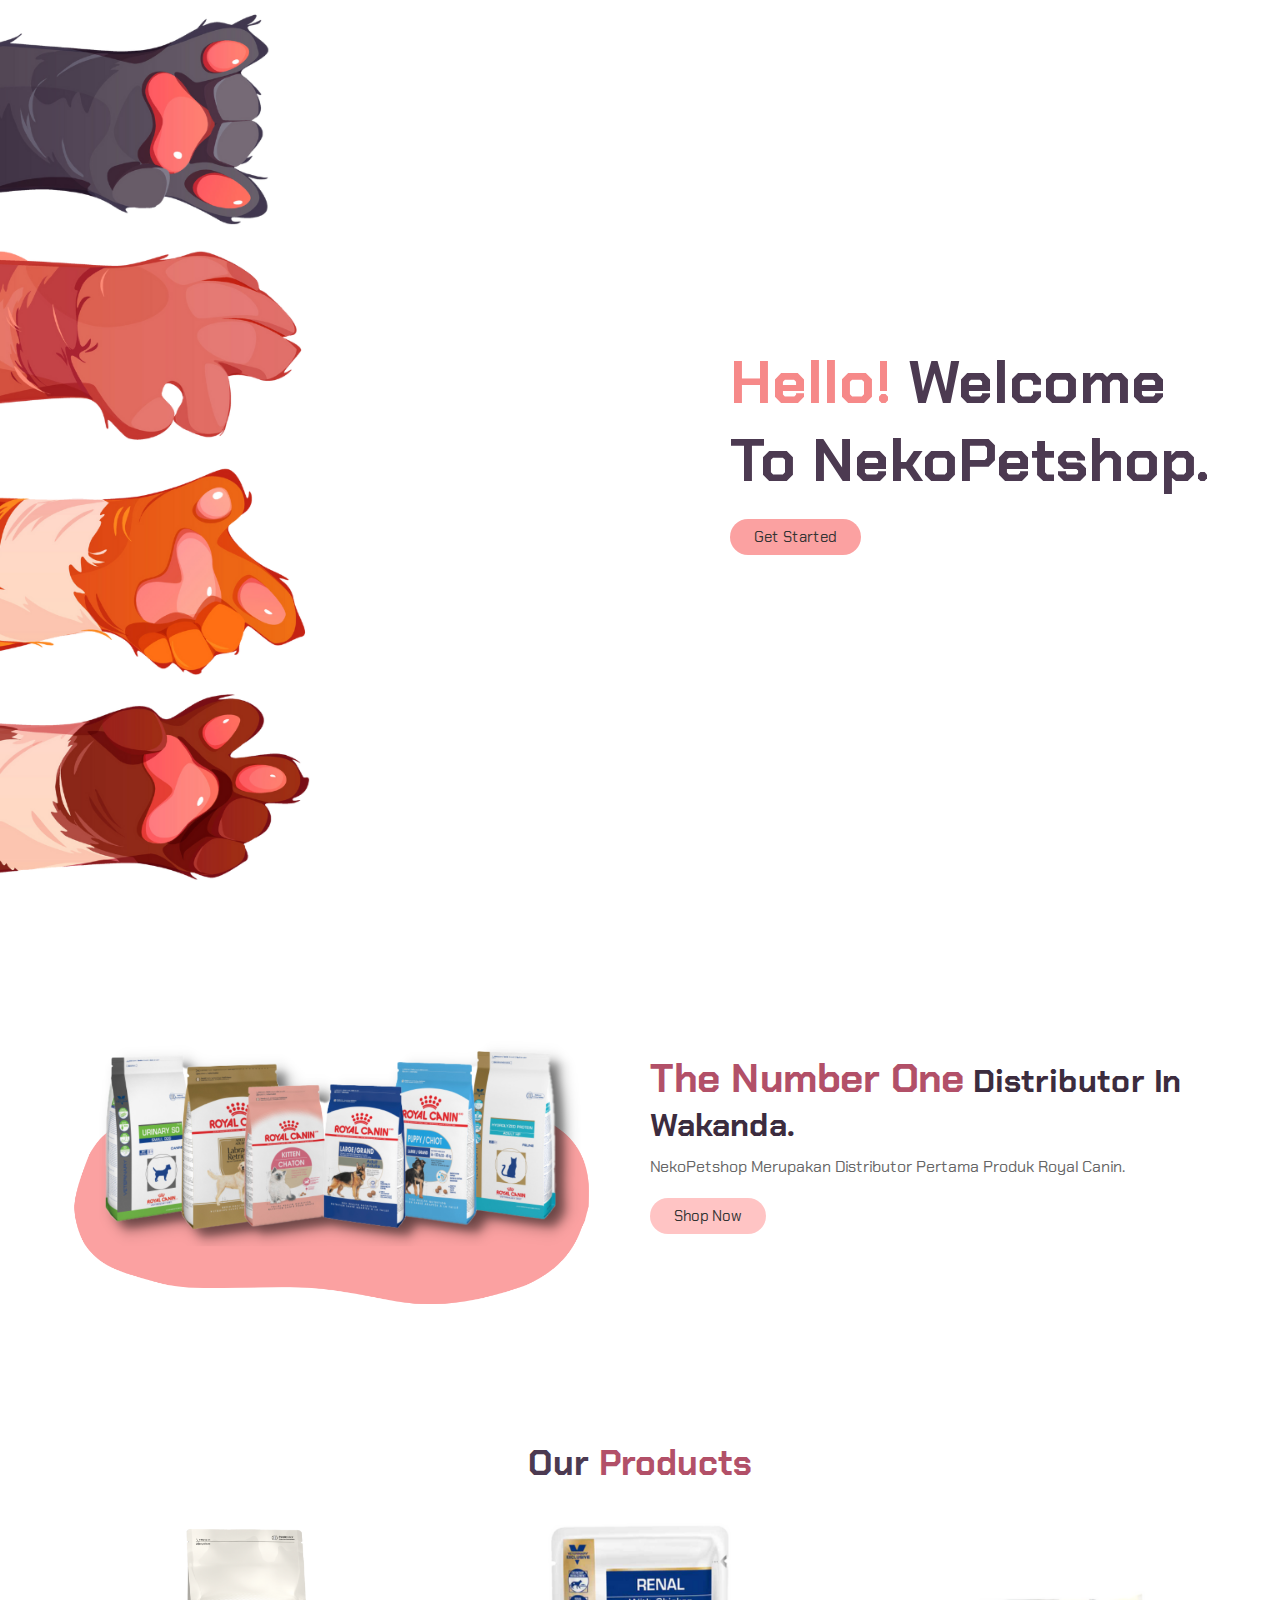
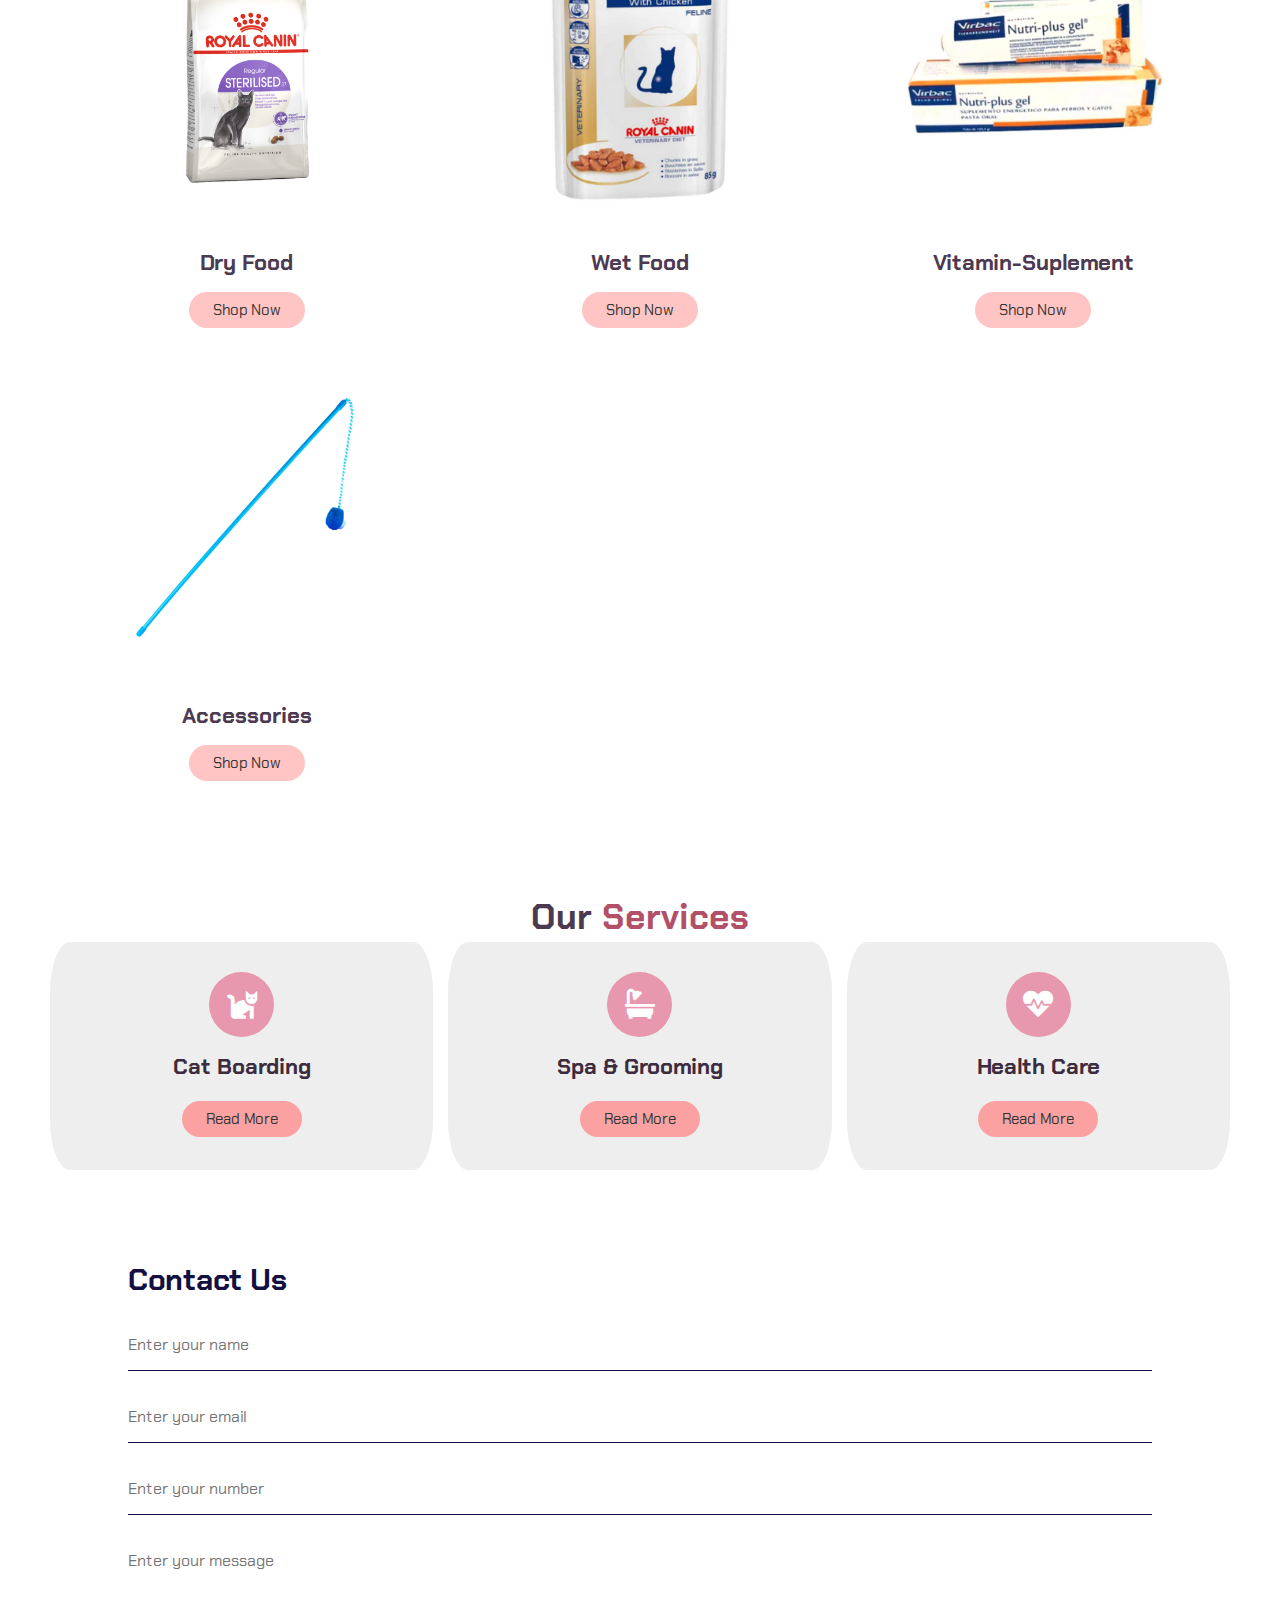
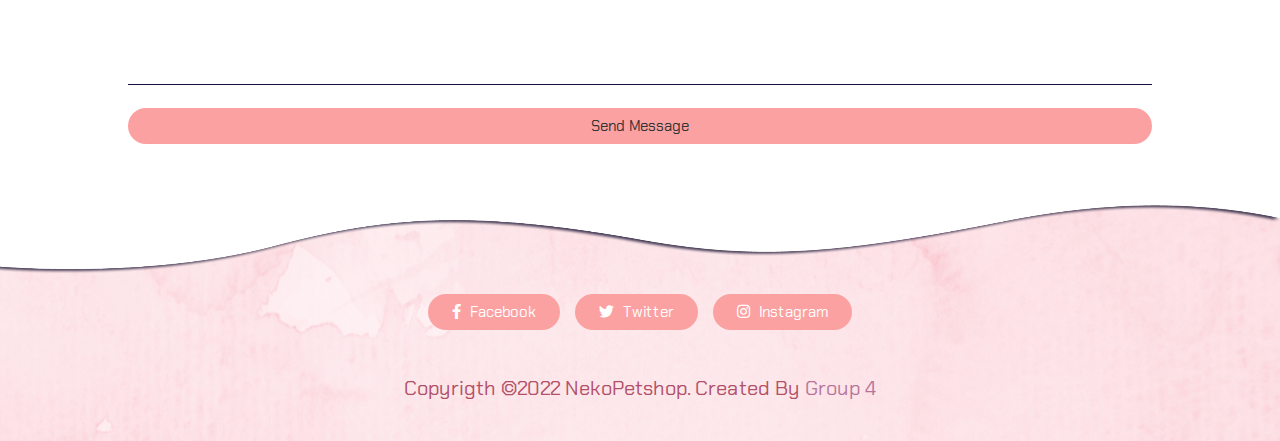
<file: index.html>
<!DOCTYPE html>
<html lang="en">
<head>
    <meta charset="UTF-8">
    <meta http-equiv="X-UA-Compatible" content="IE=edge">
    <meta name="viewport" content="width=device-width, initial-scale=1.0">
    <title>NekoPetshop</title>

    <link rel="stylesheet" href="https://cdnjs.cloudflare.com/ajax/libs/font-awesome/5.15.4/css/all.min.css">
    <link rel="stylesheet" href="gaya.css">
</head>
<body>
    <header class="header">
        <a href="index.html" class="logo"><i class="fas fa-cat"></i>NekoPetshop</a>

        <nav class="navbar">
            <a href="#home">Home</a>
            <a href="#about">About</a>
            <a href="#product">Product</a>
            <a href="#service">Services</a>
            <a href="#contact">Contact</a>
        </nav>

        <div class="fas fa-user" id="login-btn"></div>

        <form action="" class="login-form">
            <h3>Sign In</h3>
            <input type="email" name="" placeholder="Enter Your Email" id="" class="box">
            <input type="password" name="" placeholder="Enter Your Password" id="" class="box">
            
            <div class="remember">
                <input type="checkbox" name="" id="remember-me">
                <label for="remember-me">Remember Me</label>
            </div>
            <input type="submit" value="Sign In" class="btn">
            <div class="links">
                <a href="#">Forget Password</a>
                <a href="#">Sign Up</a>
            </div>
        </form>
        
    </header>

    <section class="home" id="home">
        <div class="content">
            <h3><span>Hello!</span> welcome to NekoPetshop.</h3>
            <a href="#about" class="btn">Get Started</a>
        </div>
    </section>

    <section class="about" id="about">
        <div class="image">
            <img src="images/rcproducts.png" alt="Food-product"> 
        </div>
        
        <div class="content">
            <h3><span>The Number One</span> distributor in Wakanda.</h3>
            <p>NekoPetshop merupakan distributor pertama produk Royal Canin.</p>
            <a href="#product" class="btn">Shop Now</a>
        </div>
    </section>

    <section class="product" id="product">
        <h1 class="heading"> our <span> products </span> </h1>
    
        <div class="box-container">
    
            <div class="box">
                <div class="image">
                    <img src="images/dried.png" alt="pet-food">
                </div>
                <div class="content">
                    <h3>dry food</h3>
                    <a href="pro-dryfood.html" class="btn">Shop Now</a>
                </div>
            </div>
    
            <div class="box">
                <div class="image">
                    <img src="images/wet.png" alt="pet-food">
                </div>
                <div class="content">
                    <h3>wet food</h3>
                    <a href="pro-wetfood.html" class="btn">Shop Now</a>
                </div>
            </div>
    
            <div class="box">
                <div class="image">
                    <img src="images/vit.png" alt="pet-food">
                </div>
                <div class="content">
                    <h3>Vitamin-Suplement</h3>
                    <a href="pro-vitsuplement.html" class="btn">Shop Now</a>
                </div>
            </div>
    
            <div class="box">
                <div class="image">
                    <img src="images/toy.png" alt="pet-food">
                </div>
                <div class="content">
                    <h3>Accessories</h3>
                    <a href="pro-accesories.html" class="btn">Shop Now</a>
                </div>
            </div>
        </div>
    </section>

    <section class="services" id="service">
        <h1 class="heading"> our <span>services</span> </h1>
        <div class="box-container">
    
            <div class="box">
                <i class="fas fa-cat"></i>
                <h3>cat boarding</h3>
                <a href="service.html" class="btn">read more</a>
            </div>
    
            <div class="box">
                <i class="fas fa-bath"></i>
                <h3>spa & grooming</h3>
                <a href="service.html" class="btn">read more</a>
            </div>
    
            <div class="box">
                <i class="fas fa-heartbeat"></i>
                <h3>health care</h3>
                <a href="service.html" class="btn">read more</a>
            </div>
        </div>
    </section>

    <section class="contact" id="contact">
        <form name="form1">
            <h3>contact us</h3>
            <input type="text" name="usrname" placeholder="Enter your name" class="box" required>
            <input type="email" name="email" placeholder="Enter your email" class="box" required>
            <input type="number" name="num" placeholder="Enter your number" class="box" required>
            <textarea type="text" name="pesan" placeholder="Enter your message" id="" cols="30" rows="10" required></textarea>
            
            <input type="submit" value="send message" class="btn" onclick="send()">
        </form>
    </section>

    <section class="footer">

        <img src="images/top_wave.png" alt="">
    
        <div class="share">
            <a href="#" class="btn"> <i class="fab fa-facebook-f"></i> facebook </a>
            <a href="#" class="btn"> <i class="fab fa-twitter"></i> twitter </a>
            <a href="#" class="btn"> <i class="fab fa-instagram"></i> instagram </a>
        </div>

        <div class="credit"> copyrigth &copy;2022 NekoPetshop. Created by <span> Group 4 </span></div>
   
    </section>

    <script src="script.js"></script>
    <script src="https://cdnjs.cloudflare.com/ajax/libs/jquery/3.6.0/jquery.min.js"></script>
</body>
</html>
</file>
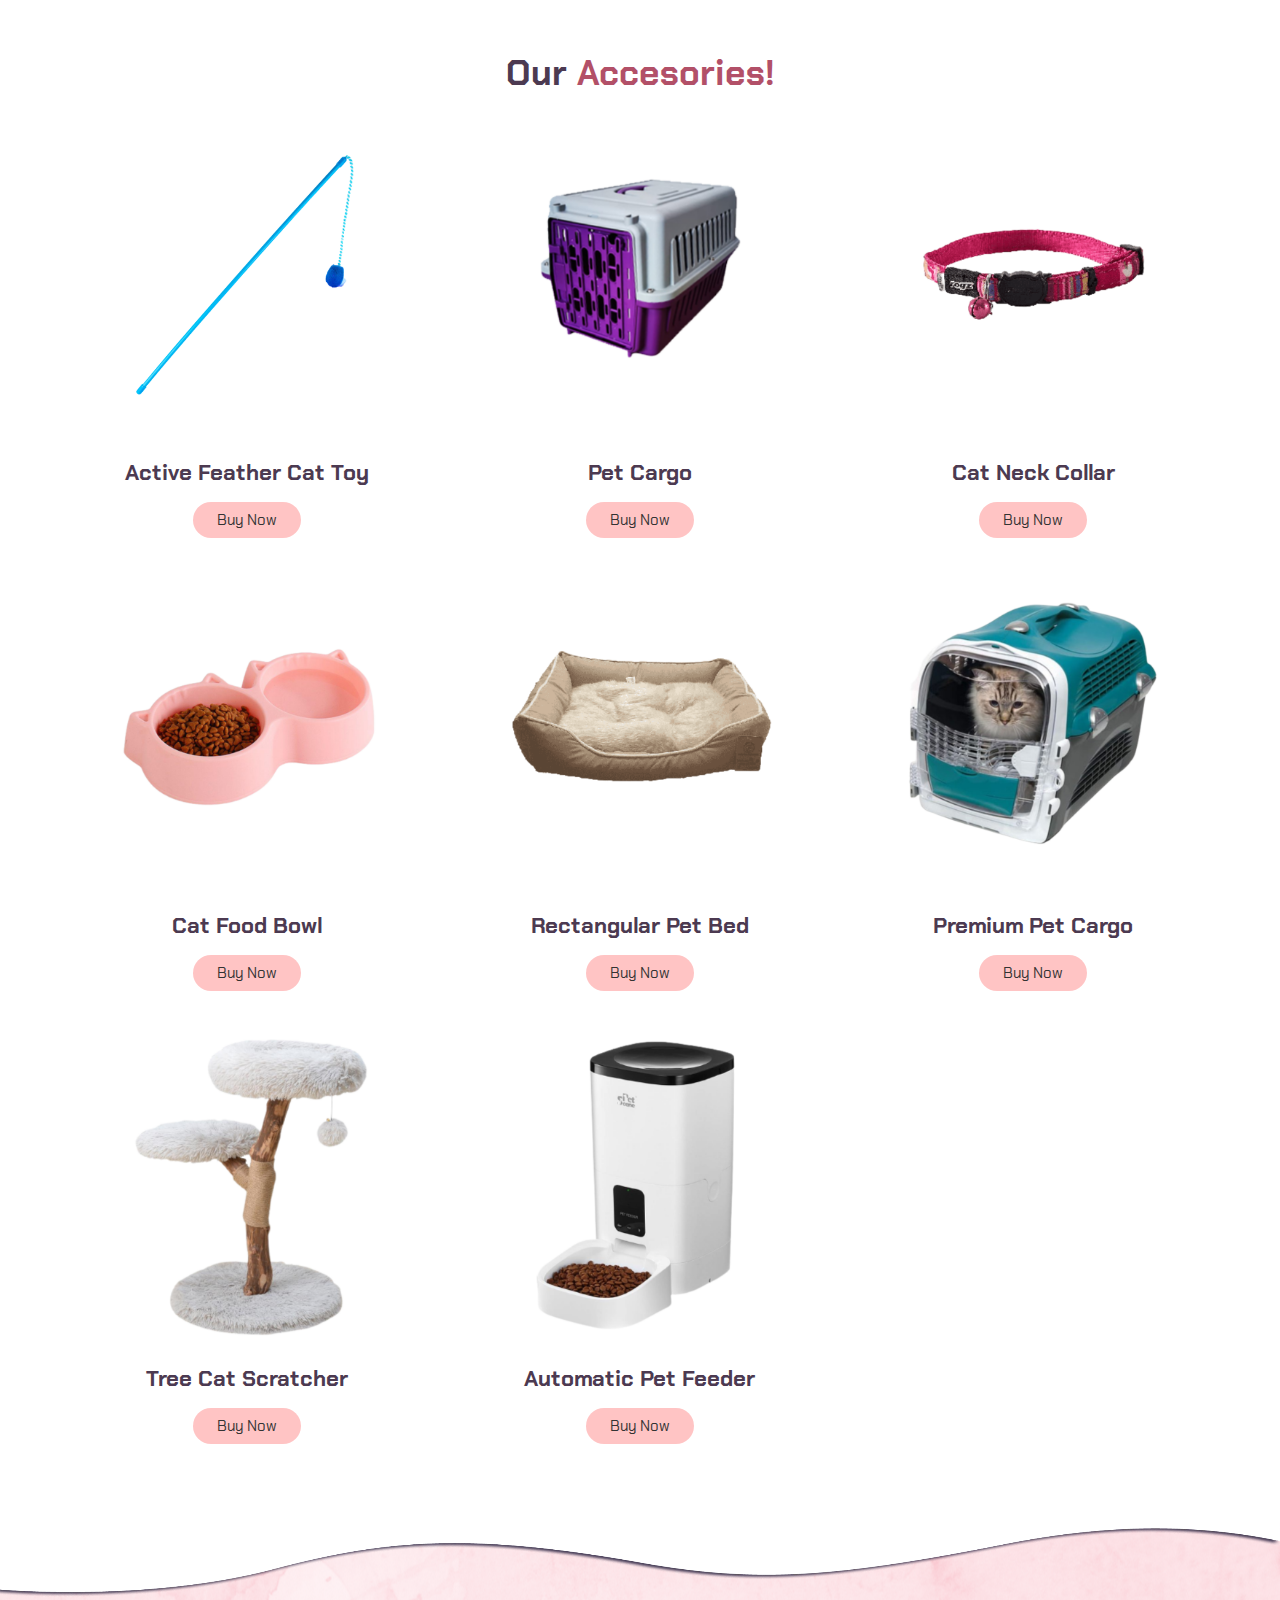
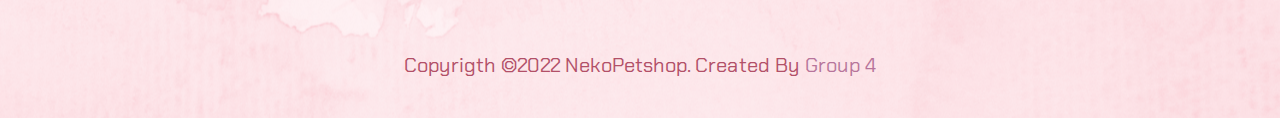
<file: pro-accesories.html>
<!DOCTYPE html>
<html lang="en">
<head>
    <meta charset="UTF-8">
    <meta http-equiv="X-UA-Compatible" content="IE=edge">
    <meta name="viewport" content="width=device-width, initial-scale=1.0">
    <title>NekoPetshop</title>

    <link rel="stylesheet" href="https://cdnjs.cloudflare.com/ajax/libs/font-awesome/5.15.4/css/all.min.css">
    <link rel="stylesheet" href="gaya.css">
</head>
<body>
    <header class="header">
        <a href="#index.html" class="logo"><i class="fas fa-cat"></i>NekoPetshop</a>

        <nav class="navbar">
            <a href="index.html">Home</a>
            <a href="index.html">About</a>
            <a href="index.html">Product</a>
            <a href="index.html">Services</a>
            <a href="index.html">Contact</a>
        </nav>

        <div class="fas fa-user" id="login-btn"></div>

        <form action="" class="login-form">
            <h3>Sign In</h3>
            <input type="email" name="" placeholder="Enter Your Email" id="" class="box">
            <input type="password" name="" placeholder="Enter Your Password" id="" class="box">
            
            <div class="remember">
                <input type="checkbox" name="" id="remember-me">
                <label for="remember-me">Remember Me</label>
            </div>
            <input type="submit" value="Sign In" class="btn">
            <div class="links">
                <a href="#">Forget Password</a>
                <a href="#">Sign Up</a>
            </div>
        </form>
        
    </header>

    <section class="product" id="product">
        <h1 class="heading"> Our <span> Accesories! </span> </h1>
    
        <div class="box-container">
    
            <div class="box">
                <div class="image">
                    <img src="images/toy.png" alt="pet-food">
                </div>
                <div class="content">
                    <h3>Active Feather Cat Toy</h3>
                    <a href="index.html" class="btn">Buy Now</a>
                </div>
            </div>

            <div class="box">
                <div class="image">
                    <img src="images/product/acc1.png" alt="pet-food">
                </div>
                <div class="content">
                    <h3>Pet Cargo</h3>
                    <a href="index.html" class="btn">Buy Now</a>
                </div>
            </div>
    
            <div class="box">
                <div class="image">
                    <img src="images/product/acc2.png" alt="pet-food">
                </div>
                <div class="content">
                    <h3>Cat Neck Collar</h3>
                    <a href="index.html" class="btn">Buy Now</a>
                </div>
            </div>

            <div class="box">
                <div class="image">
                    <img src="images/product/acc3.png" alt="pet-food">
                </div>
                <div class="content">
                    <h3>Cat Food Bowl</h3>
                    <a href="index.html" class="btn">Buy Now</a>
                </div>
            </div>

            <div class="box">
                <div class="image">
                    <img src="images/product/acc4.png" alt="pet-food">
                </div>
                <div class="content">
                    <h3>Rectangular Pet Bed</h3>
                    <a href="index.html" class="btn">Buy Now</a>
                </div>
            </div>

            <div class="box">
                <div class="image">
                    <img src="images/product/acc5.png" alt="pet-food">
                </div>
                <div class="content">
                    <h3>Premium Pet Cargo</h3>
                    <a href="index.html" class="btn">Buy Now</a>
                </div>
            </div>

            <div class="box">
                <div class="image">
                    <img src="images/product/acc6.png" alt="pet-food">
                </div>
                <div class="content">
                    <h3>Tree Cat Scratcher</h3>
                    <a href="index.html" class="btn">Buy Now</a>
                </div>
            </div>

            <div class="box">
                <div class="image">
                    <img src="images/product/acc8.png" alt="pet-food">
                </div>
                <div class="content">
                    <h3>Automatic Pet Feeder</h3>
                    <a href="index.html" class="btn">Buy Now</a>
                </div>
            </div>
    </section>

    <section class="footer">

        <img src="images/top_wave.png" alt="">
        
        <div class="credit"> copyrigth &copy;2022 NekoPetshop. Created by <span> Group 4 </span></div>
           
    </section>
        
    <script src="script.js"></script>
        
    <script src="https://cdnjs.cloudflare.com/ajax/libs/jquery/3.6.0/jquery.min.js"></script>

</body>
</html>
</file>
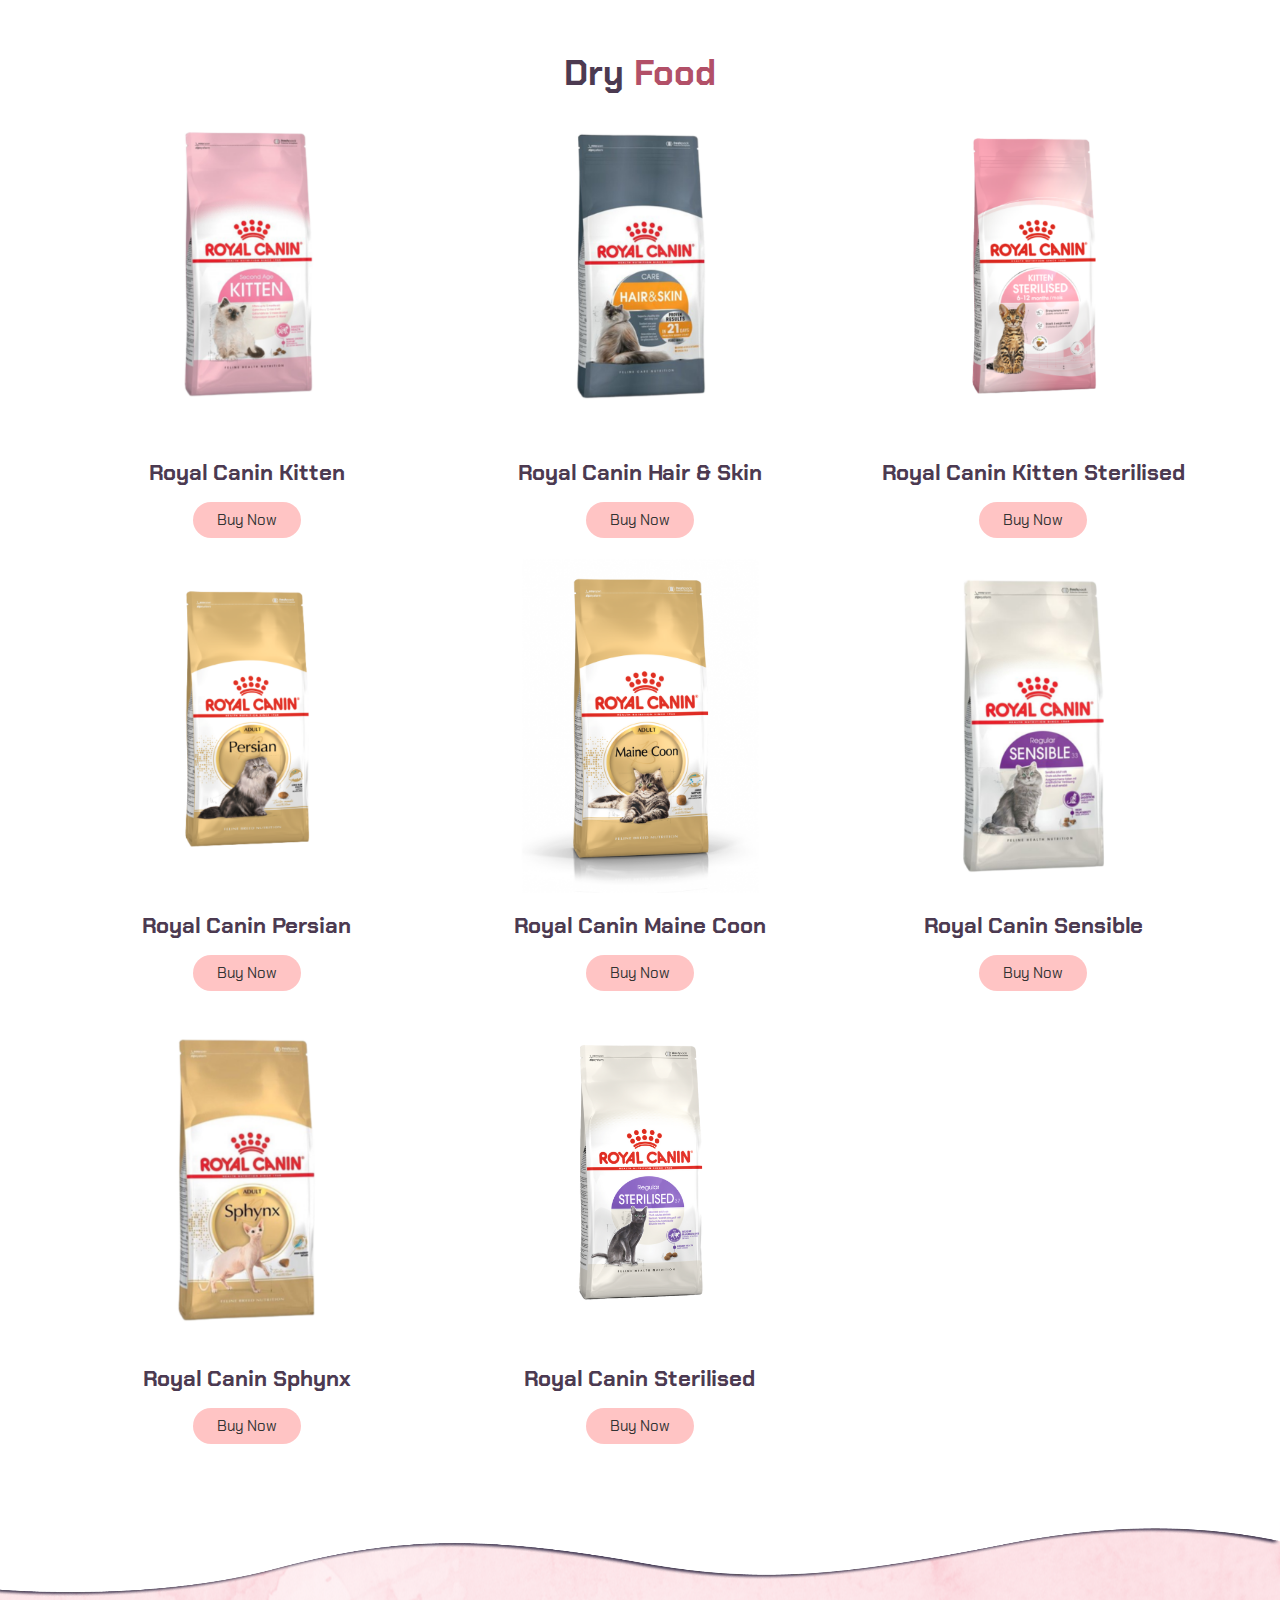
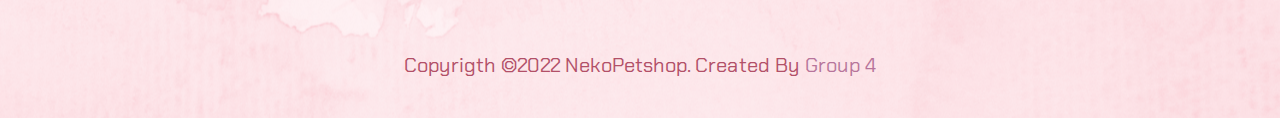
<file: pro-dryfood.html>
<!DOCTYPE html>
<html lang="en">
<head>
    <meta charset="UTF-8">
    <meta http-equiv="X-UA-Compatible" content="IE=edge">
    <meta name="viewport" content="width=device-width, initial-scale=1.0">
    <title>NekoPetshop</title>

    <link rel="stylesheet" href="https://cdnjs.cloudflare.com/ajax/libs/font-awesome/5.15.4/css/all.min.css">
    <link rel="stylesheet" href="gaya.css">
</head>
<body>
    <header class="header">
        <a href="#" class="logo"><i class="fas fa-cat"></i>NekoPetshop</a>

        <nav class="navbar">
            <a href="index.html">Home</a>
            <a href="index.html">About</a>
            <a href="index.html">Product</a>
            <a href="index.html">Services</a>
            <a href="index.html">Contact</a>
        </nav>

        <div class="fas fa-user" id="login-btn"></div>

        <form action="" class="login-form">
            <h3>Sign In</h3>
            <input type="email" name="" placeholder="Enter Your Email" id="" class="box">
            <input type="password" name="" placeholder="Enter Your Password" id="" class="box">
            
            <div class="remember">
                <input type="checkbox" name="" id="remember-me">
                <label for="remember-me">Remember Me</label>
            </div>
            <input type="submit" value="Sign In" class="btn">
            <div class="links">
                <a href="#">Forget Password</a>
                <a href="#">Sign Up</a>
            </div>
        </form>
        
    </header>

    <section class="product" id="product">
        <h1 class="heading"> Dry <span> Food </span> </h1>
    
        <div class="box-container">
    
            <div class="box">
                <div class="image">
                    <img src="images/product/df1.png" alt="pet-food">
                </div>
                <div class="content">
                    <h3>Royal Canin Kitten</h3>
                    <a href="index.html" class="btn">Buy Now</a>
                </div>
            </div>

            <div class="box">
                <div class="image">
                    <img src="images/product/df2.png" alt="pet-food">
                </div>
                <div class="content">
                    <h3>Royal Canin Hair & Skin</h3>
                    <a href="index.html" class="btn">Buy Now</a>
                </div>
            </div>
    
            <div class="box">
                <div class="image">
                    <img src="images/product/df3.png" alt="pet-food">
                </div>
                <div class="content">
                    <h3>Royal Canin Kitten Sterilised</h3>
                    <a href="index.html" class="btn">Buy Now</a>
                </div>
            </div>

            <div class="box">
                <div class="image">
                    <img src="images/product/df4.png" alt="pet-food">
                </div>
                <div class="content">
                    <h3>Royal Canin Persian</h3>
                    <a href="index.html" class="btn">Buy Now</a>
                </div>
            </div>

            <div class="box">
                <div class="image">
                    <img src="images/product/df5.png" alt="pet-food">
                </div>
                <div class="content">
                    <h3>Royal Canin Maine Coon</h3>
                    <a href="index.html" class="btn">Buy Now</a>
                </div>
            </div>

            <div class="box">
                <div class="image">
                    <img src="images/product/df6.png" alt="pet-food">
                </div>
                <div class="content">
                    <h3>Royal Canin Sensible</h3>
                    <a href="index.html" class="btn">Buy Now</a>
                </div>
            </div>

            <div class="box">
                <div class="image">
                    <img src="images/product/df7.png" alt="pet-food">
                </div>
                <div class="content">
                    <h3>Royal Canin Sphynx</h3>
                    <a href="index.html" class="btn">Buy Now</a>
                </div>
            </div>

            <div class="box">
                <div class="image">
                    <img src="images/dried.png" alt="pet-food">
                </div>
                <div class="content">
                    <h3>Royal Canin Sterilised</h3>
                    <a href="index2.html" class="btn">Buy Now</a>
                </div>
            </div>
        </div>
    </section>
   
    <section class="footer">

        <img src="images/top_wave.png" alt="">
                
        <div class="credit"> copyrigth &copy;2022 NekoPetshop. Created by <span> Group 4 </span></div>
                
    </section>
        
<script src="script.js"></script>
        
<script src="https://cdnjs.cloudflare.com/ajax/libs/jquery/3.6.0/jquery.min.js"></script>

</body>
</html>
</file>
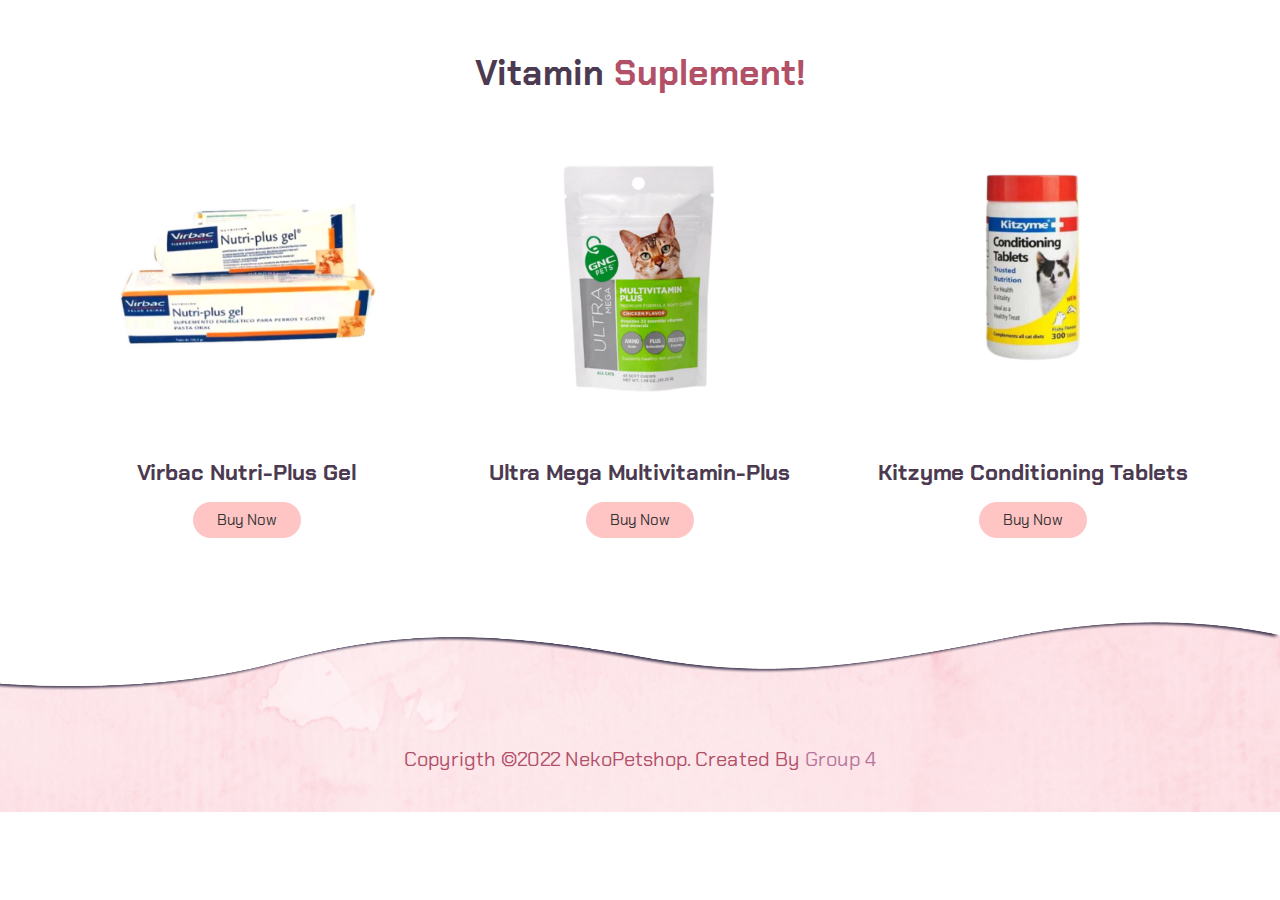
<file: pro-vitsuplement.html>
<!DOCTYPE html>
<html lang="en">
<head>
    <meta charset="UTF-8">
    <meta http-equiv="X-UA-Compatible" content="IE=edge">
    <meta name="viewport" content="width=device-width, initial-scale=1.0">
    <title>NekoPetshop</title>

    <link rel="stylesheet" href="https://cdnjs.cloudflare.com/ajax/libs/font-awesome/5.15.4/css/all.min.css">
    <link rel="stylesheet" href="gaya.css">
</head>
<body>
    <header class="header">
        <a href="#index.html" class="logo"><i class="fas fa-cat"></i>NekoPetshop</a>

        <nav class="navbar">
            <a href="index.html">Home</a>
            <a href="index.html">About</a>
            <a href="index.html">Product</a>
            <a href="index.html">Services</a>
            <a href="index.html">Contact</a>
        </nav>

        <div class="fas fa-user" id="login-btn"></div>

        <form action="" class="login-form">
            <h3>Sign In</h3>
            <input type="email" name="" placeholder="Enter Your Email" id="" class="box">
            <input type="password" name="" placeholder="Enter Your Password" id="" class="box">
            
            <div class="remember">
                <input type="checkbox" name="" id="remember-me">
                <label for="remember-me">Remember Me</label>
            </div>
            <input type="submit" value="Sign In" class="btn">
            <div class="links">
                <a href="#">Forget Password</a>
                <a href="#">Sign Up</a>
            </div>
        </form>
        
    </header>

    <section class="product" id="product">
        <h1 class="heading"> Vitamin <span> Suplement! </span> </h1>
    
        <div class="box-container">
    
            <div class="box">
                <div class="image">
                    <img src="images/vit.png" alt="pet-food">
                </div>
                <div class="content">
                    <h3>Virbac Nutri-Plus Gel</h3>
                    <a href="index.html" class="btn">Buy Now</a>
                </div>
            </div>

            <div class="box">
                <div class="image">
                    <img src="images/product/vit1.png" alt="pet-food">
                </div>
                <div class="content">
                    <h3>Ultra Mega Multivitamin-Plus</h3>
                    <a href="index.html" class="btn">Buy Now</a>
                </div>
            </div>
    
            <div class="box">
                <div class="image">
                    <img src="images/product/vit2.png" alt="pet-food">
                </div>
                <div class="content">
                    <h3>Kitzyme Conditioning Tablets</h3>
                    <a href="index.html" class="btn">Buy Now</a>
                </div>
            </div>
     </section>

    <section class="footer">
    
         <img src="images/top_wave.png" alt="">
            
        <div class="credit"> copyrigth &copy;2022 NekoPetshop. Created by <span> Group 4 </span></div>
               
    </section>
            
    <script src="script.js"></script>
            
     <script src="https://cdnjs.cloudflare.com/ajax/libs/jquery/3.6.0/jquery.min.js"></script>

</body>
</html>
</file>
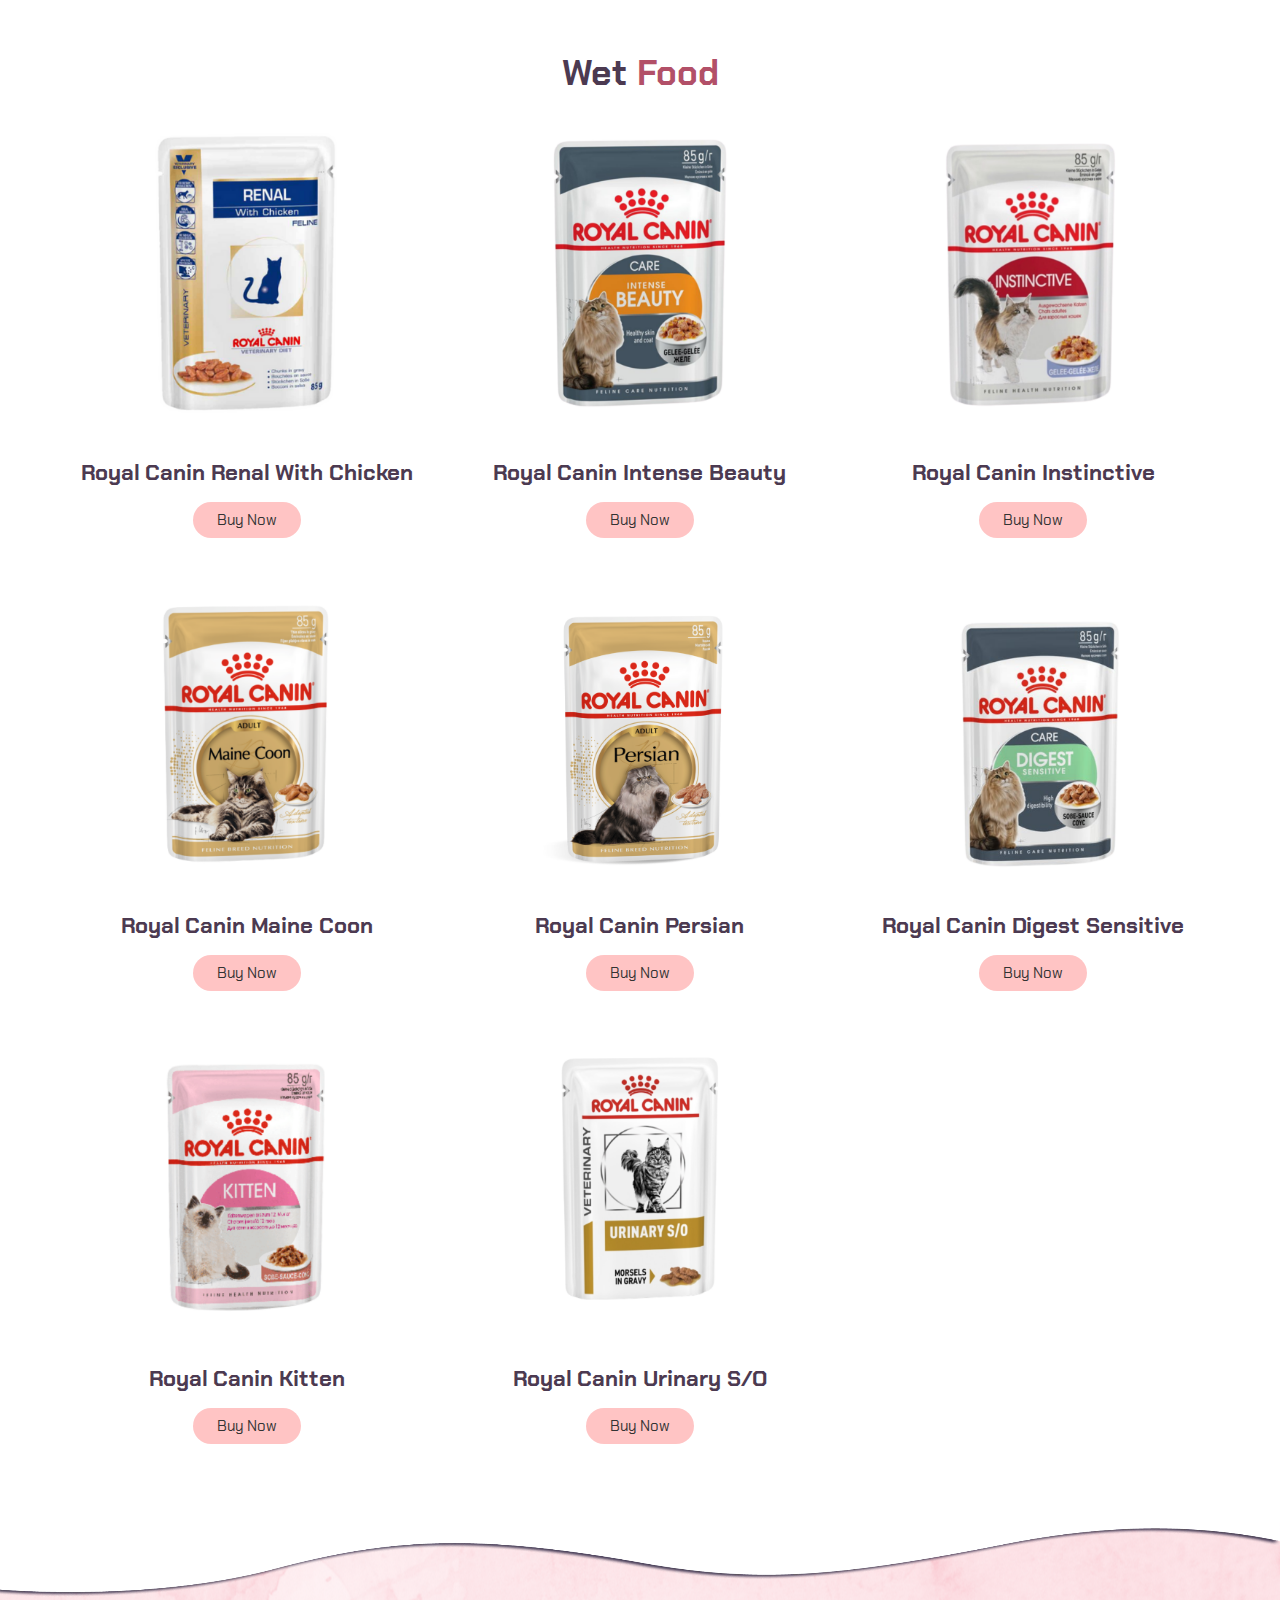
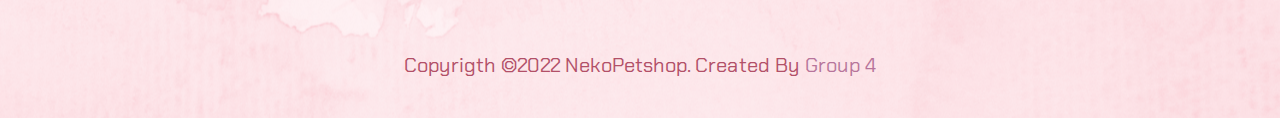
<file: pro-wetfood.html>
<!DOCTYPE html>
<html lang="en">
<head>
    <meta charset="UTF-8">
    <meta http-equiv="X-UA-Compatible" content="IE=edge">
    <meta name="viewport" content="width=device-width, initial-scale=1.0">
    <title>NekoPetshop</title>

    <link rel="stylesheet" href="https://cdnjs.cloudflare.com/ajax/libs/font-awesome/5.15.4/css/all.min.css">
    <link rel="stylesheet" href="gaya.css">
</head>
<body>
    <header  class="header">
        <a href="#index.html" class="logo"><i class="fas fa-cat"></i>NekoPetshop</a>

        <nav class="navbar">
            <a href="index.html">Home</a>
            <a href="index.html">About</a>
            <a href="index.html">Product</a>
            <a href="index.html">Services</a>
            <a href="index.html">Contact</a>
        </nav>

        <div class="fas fa-user" id="login-btn"></div>

        <form action="" class="login-form">
            <h3>Sign In</h3>
            <input type="email" name="" placeholder="Enter Your Email" id="" class="box">
            <input type="password" name="" placeholder="Enter Your Password" id="" class="box">
            
            <div class="remember">
                <input type="checkbox" name="" id="remember-me">
                <label for="remember-me">Remember Me</label>
            </div>
            <input type="submit" value="Sign In" class="btn">
            <div class="links">
                <a href="#">Forget Password</a>
                <a href="#">Sign Up</a>
            </div>
        </form>
        
    </header>

    <section class="product" id="product">
        <h1 class="heading"> Wet <span> Food </span> </h1>
    
        <div class="box-container">
                <div class="box">
                    <div class="image">
                        <img src="images/wet.png" alt="pet-food">
                    </div>
                    <div class="content">
                        <h3>Royal Canin Renal with Chicken</h3>
                        <a href="index.html" class="btn">Buy Now</a>
                    </div>
                </div>

                <div class="box">
                    <div class="image">
                        <img src="images/product/wf1.png" alt="pet-food">
                    </div>
                    <div class="content">
                        <h3>Royal Canin Intense beauty</h3>
                        <a href="index.html" class="btn">Buy Now</a>
                    </div>
                </div>
        
                <div class="box">
                    <div class="image">
                        <img src="images/product/wf2.png" alt="pet-food">
                    </div>
                    <div class="content">
                        <h3>Royal Canin Instinctive</h3>
                        <a href="index.html" class="btn">Buy Now</a>
                    </div>
                </div>

                <div class="box">
                    <div class="image">
                        <img src="images/product/wf3.png" alt="pet-food">
                    </div>
                    <div class="content">
                        <h3>Royal Canin Maine Coon</h3>
                        <a href="index.html" class="btn">Buy Now</a>
                    </div>
                </div>

                <div class="box">
                    <div class="image">
                        <img src="images/product/wf4.png" alt="pet-food">
                    </div>
                    <div class="content">
                        <h3>Royal Canin Persian</h3>
                        <a href="index.html" class="btn">Buy Now</a>
                    </div>
                </div>

                <div class="box">
                    <div class="image">
                        <img src="images/product/wf5.png" alt="pet-food">
                    </div>
                    <div class="content">
                        <h3>Royal Canin Digest Sensitive</h3>
                        <a href="index.html" class="btn">Buy Now</a>
                    </div>
                </div>

                <div class="box">
                    <div class="image">
                        <img src="images/product/wf6.png" alt="pet-food">
                    </div>
                    <div class="content">
                        <h3>Royal Canin Kitten</h3>
                        <a href="index.html" class="btn">Buy Now</a>
                    </div>
                </div>

                <div class="box">
                    <div class="image">
                        <img src="images/product/wf7.png" alt="pet-food">
                    </div>
                    <div class="content">
                        <h3>Royal Canin Urinary S/O</h3>
                        <a href="index.html" class="btn">Buy Now</a>
                    </div>
                </div>
            </div>
        </div>
    </section>

    <section class="footer">

        <img src="images/top_wave.png" alt="">
            
        <div class="credit"> copyrigth &copy;2022 NekoPetshop. Created by <span> Group 4 </span></div>
            
    </section>
        
<script src="script.js"></script>
        
 <script src="https://cdnjs.cloudflare.com/ajax/libs/jquery/3.6.0/jquery.min.js"></script>


</body>
</html>
</file>
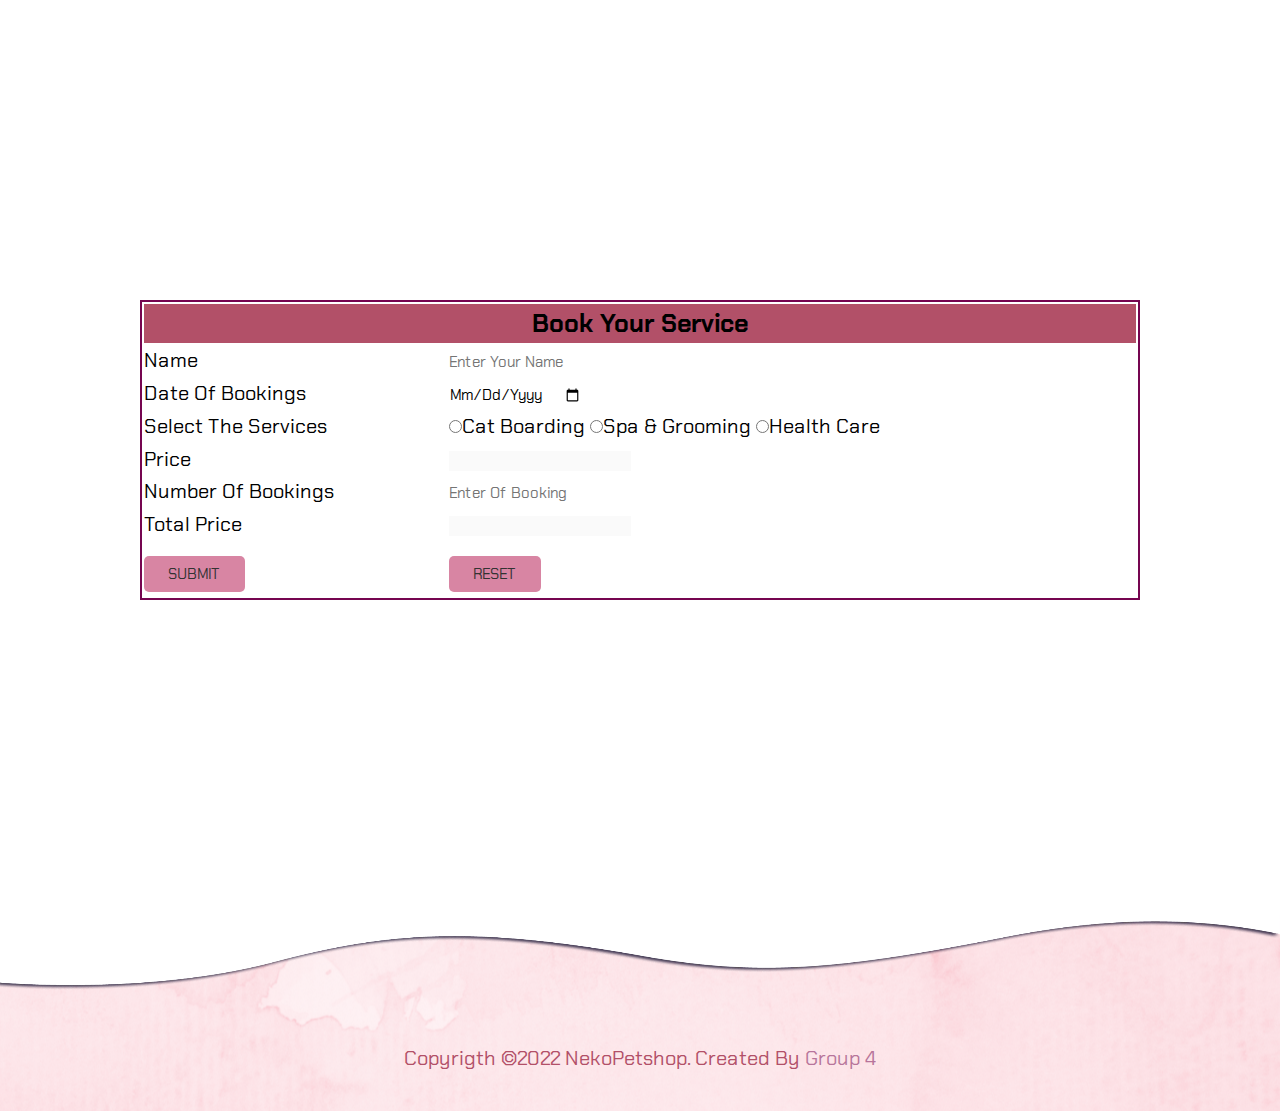
<file: service.html>
<!DOCTYPE html>
<html lang="en">
<head>
    <meta charset="UTF-8">
    <meta http-equiv="X-UA-Compatible" content="IE=edge">
    <meta name="viewport" content="width=device-width, initial-scale=1.0">
    <title>NekoPetshop</title>
    <link rel="stylesheet" href="gaya.css">
    <link rel="stylesheet" href="https://cdnjs.cloudflare.com/ajax/libs/font-awesome/5.15.4/css/all.min.css">

</head>
<body>
    <header class="header">
        <a href="index.html" class="logo"><i class="fas fa-cat"></i>NekoPetshop</a>

        <nav class="navbar">
            <a href="index.html">Home</a>
            <a href="index.html">About</a>
            <a href="index.html">Product</a>
            <a href="index.html">Services</a>
            <a href="index.html">Contact</a>
        </nav>

        <div class="fas fa-user" id="login-btn"></div>

        <form action="" class="login-form">
            <h3>Sign In</h3>
            <input type="email" name="" placeholder="Enter Your Email" id="" class="box">
            <input type="password" name="" placeholder="Enter Your Password" id="" class="box">
            
            <div class="remember">
                <input type="checkbox" name="" id="remember-me">
                <label for="remember-me">Remember Me</label>
            </div>
            <input type="submit" value="Sign In" class="btn">
            <div class="links">
                <a href="#">Forget Password</a>
                <a href="#">Sign Up</a>
            </div>
        </form>
    </header>

    <section class="productserv" id="productserv">
        <FORM name="form" onsubmit="return validate()">
            <TABLE>
                <TR>
                    <TH colspan="2">Book Your Service</TH>
                </TR>
                <TD>Name</TD>
                <TD><INPUT type="text" name="usrname" placeholder="Enter Your Name" required></TD>
                </TR>

                <TR> 
                    <TD> Date of Bookings</TD>
                    <TD><INPUT type="date" id="bookingdate" required onchange="compareDate()"></TD>
                </TR>
                
                <TR>
                    <TD>Select The Services</TD>
                    <TD>
                        <INPUT type="Radio" name="RB" required onclick="check()">cat boarding</INPUT>
                        <INPUT type="Radio" name="RB" required onclick="check()">spa & grooming</INPUT>
                        <INPUT type="Radio" name="RB" required onclick="check()">health care</INPUT>
                    </TD>
                </TR>

                <TR>
                    <TD>Price </TD>
                    <TD><INPUT type="text" name="price" disabled></TD>
                </TR>

                <TR>
                    <TD>Number of Bookings</TD> 
                    <TD><INPUT type="text" name="num" placeholder="Enter of Booking" required onchange="total()" onkeypress="checknum()"> </TD>
                </TR>

                <TR>
                    <TD>Total Price</TD> 
                    <TD><INPUT type="text" name="totalprice" disabled> </TD> 
                </TR>

                <TR>
                    <TD><Input ID="submit" type="submit" class="btn" onclick="sub()"></Td>
                    <TD><Input ID="reset" type="reset" class="btn"></TD>
                </TR>

            </TABLE>

        </FORM>
         </DIV>
    </section>

    <section class="footer">

        <img src="images/top_wave.png" alt="">

        <div class="credit"> copyrigth &copy;2022 NekoPetshop. Created by <span> Group 4 </span></div>
   
    </section>

    <script src="script.js"></script>

    <script src="https://cdnjs.cloudflare.com/ajax/libs/jquery/3.6.0/jquery.min.js"></script>
</body>
</html>
</file>
<file: gaya.css>
@import url('https://fonts.googleapis.com/css2?family=Chakra+Petch:wght@500&display=swap');

*{
    font-family: 'Chakra Petch', sans-serif;
    margin: 0;
    padding: 0;
    -webkit-box-sizing: border-box;
    box-sizing: border-box;
    outline: none;
    border: none;
    text-decoration: none;
    text-transform: capitalize;
    transition: .2s linear;
}

@keyframes fadeIn{
    0%{
        transform: translateY(45px);
        opacity: 0;
    }
}


html{
    font-size: 62.5%;
    overflow-x: hidden;
    scroll-behavior: smooth;
    scroll-padding-top: 40px;
    background: #FFFFFF;
}

html::-webkit-scrollbar {
    width: 10px;
  }
  
  html::-webkit-scrollbar-track {
    background: transparent;
  }
  
  html::-webkit-scrollbar-thumb {
    background: #E798AE;
    border-radius: 5rem;
  }

section{
    padding: 50px;
}

.btn{
    display: inline-block;
    margin-top: 10px;
    padding: 8px 24px;
    border-radius: 25px;
    cursor: pointer;
    background: #FBA1A1;
    color: #333;
    font-size: 15px;
    overflow: hidden;
    position: relative;
}

.btn:hover{
    color: #333;
    background: #FFFFFF;
}

.header{
  background: #FFFFFF;
  display: flex;
  align-items: center;
  justify-content: space-between;
  padding:2rem 9%;
  box-shadow: #D885A3;
  position: fixed;
  top:0; left:0; right:0;
  z-index: 1000;
  transform: translateY(-10rem);
}

  .header.active{    
    transform: translateY(0rem);
  }


.header .logo{
    font-size: 25px;
    color: #4C3A51;
    font-weight: bolder;
}

.header .logo i{
    color: #B25068;
    padding: 5px;
}

.header .navbar a{
    margin: 0 10px;
    color: #4C3A51;
    font-size: 15px;
}

.header .navbar a:hover{
    text-decoration: underline;
}

.header div{
    font-size: 25px;
    margin-left: 10px;
    color: #4C3A51;
    cursor: pointer;
}

.header div:hover{
    color: #D885A3;
}

.header .login-form{
    position: absolute;
    top: 120%;
    right: 15px;
    width: 350px;
    border-radius: 10px;
    background: #FFFFFF;
    box-shadow: 0 2px 15px rgb(81, 85, 126);
    -webkit-box-shadow: 0 2px 15px rgb(81, 85, 126);
    padding: 20px;
    display: none;
}

/* untuk mengaktifkan login form ketika icon 
user di click fungsi ini terhubung melalui js*/
.header .login-form.active{
    display: block;
    animation: fadeIn .4s linear;
    -webkit-animation: fadeIn .4s linear;
}

.header .login-form h3{
    color: #130f40;
    font-size: 18px;
    padding-bottom: 5px;
}

.header .login-form .box{
    width: 100%;
    border-bottom:  2px solid #130f40;
    border-width: 2px;
    padding: 15px 0;
    font-size: 12px;
    color: #130f40;
    text-transform: none;
    margin: 10px 0;
}

.header .login-form .remember{
    display: flex;
    align-items: center;
    -webkit-box-align: center;
    gap: 5px;
    padding: 10px 0;
}

.header .login-form .remember label{
    font-size: 10px;
    cursor: pointer;
    color: #130f40;
}

.header .login-form .btn{
    width: 100%;
    text-align: center;
    margin: 15px 0;
}

.header .login-form .btn:hover{
    background: #D885A3;
}

.header .login-form .links{
    display: -webkit-box;
    display: flex;
    justify-content: space-between;
    -webkit-box-pack: justify;
    align-items: center;
    -webkit-box-align: center;
    margin-top: 10px;
}

.header .login-form .links a{
    font-size: 12px;
    color: #750550;
}

.header .login-form .links a:hover{
    color: #9D5353;
    text-decoration: underline;
}

.home {
    min-height: 100vh;
    display: flex;
    display: -webkit-box;
    align-items: center;
    -webkit-box-align: center;
    justify-content: flex-end;
    -webkit-box-pack: end;
    background: url(images/homepage.png);
    background-position: center;
    background-size: cover;
    position: relative;
  }
  
  .home .content {
    width: 500px;
  }
  
  .home .content h3 {
    font-size: 60px;
    color: #4C3A51;
    padding-bottom: 10px;
  }
  
  .home .content h3 span {
    color: #F68989;
  }
  
  .home .content .btn {
    color: #333;
    
  }
  
  .home .content .btn:hover {
    color: #333;
    background: #D885A3;
  }
  
  .home .content .btn::before {
    background: #333;
  }
  
.about {
    display: flex;
    display: -webkit-box;
    align-items: center;
    -webkit-box-align: center;
    flex-wrap: wrap;
    gap: 20px;
  }
  
  .about .image {
    -webkit-box-flex: 1;
    flex: 1 1 400px;
  }
  
  .about .image img {
    width: 100%;
  }
  
  .about .content {
    -webkit-box-flex: 1;
    flex: 1 1 400px;
  }
  
  .about .content h3 {
    color: #3C2C3E;
    font-size: 32px;
  }
  
  .about .content h3 span {
    color: rgb(178, 80, 104);;
    font-size: 40px;
  }
  
  .about .content p {
    font-size: 16px;
    color: #666;
    padding: 5px 0;
    line-height: 2;
  }
  
  .about .content .btn {
    color: #333;
    background: #FFC4C4;
  }
  
  .about .content .btn:hover {
    color: #333;
    background: #C65D7B;
  }
  
  .heading {
    padding-bottom: 2px;
    text-align: center;
    font-size: 35px;
    color: #4C3A51;
  }
  
  .heading span {
    color: #B25068;
  }
  
  .product .box-container {
    display: grid;
    grid-template-columns: repeat(auto-fit, minmax(300px, 1fr));
    align-items: center;
  }
  
  .product .box-container .box {
    position: relative;
    overflow: hidden;
  }
  
  .product .box-container .box:hover .image img {
    transform: scale(1.1);
    -webkit-transform: scale(1.1);
  }
  
  .product .box-container .box .image {
    height: 350px;
    width: 100%;
    overflow: hidden;
  }
  
  .product .box-container .box .image img {
    height: 100%;
    width: 100%;
    object-fit: cover;
    -o-object-fit: cover;
  }
  
  .product .box-container .box .content {
    padding: 10px 0;
    text-align: center;
  }
  
  .product .box-container .box .content h3 {
    font-size: 22px;
    color: #4C3A51;
    padding-bottom: 5px;
  }
  
  .product .box-container .btn{
    color: #333;
    background: #FFC4C4;
  }
  
  .product .box-container .btn:hover{
    color: #FFC4C4;
    background: #845460;
  }
  
  .contact {
    padding: 20px 0;
    display: flex;
    align-items: center;
    -webkit-box-align: center;
    flex-wrap: wrap;
    gap: 30px;
  }
  
  .contact .image img {
    width: 100%;
  }
  
  .contact form {
    -webkit-box-flex: 1;
    flex: 1 1 300px;
    padding: 20px 10%;
  }
  
  .contact form .btn {
    width: 100%;
    text-align: center;
  }
  
  .contact form .btn:hover {
    background: #130f40;
    color: #D885A3;
  }
  
  .contact form h3 {
    font-size: 30px;
    padding-bottom: 10px;
    color: #130f40;
  }
  
  .contact form .box, .contact form textarea {
    width: 100%;
    border-bottom: 2px solid #130f40;
    border-width: 1px;
    font-size: 16px;
    text-transform: none;
    color: #130f40;
    padding: 15px 0;
    margin: 10px 0;
  }
  
  .contact form textarea {
    height: 150px;
    resize: none;
  }
  
  .services .box-container {
    display: grid;
    grid-template-columns: repeat(auto-fit, minmax(30rem, 1fr));
    gap: 15px;
  }
  
  .services .box-container .box {
    background: #eee;
    padding: 30px;
    text-align: center;
    border-radius: 20px/50px;
  }
  
  .services .box-container .box:hover {
    border-radius: 10px/25px;
  }

  .services .box-container .box i {
    height: 65px;
    width: 65px;
    line-height:65px;
    font-size: 30px;
    color: #fff;
    background: #E798AE;
    border-radius: 50%;
    margin-bottom: 5px;
  }
  
  .services .box-container .box h3 {
    font-size: 22px;
    color: #3C2C3E;
    padding: 10px;
  }

  .productserv {
    min-height: 100vh;
    display: flex;
    display: -webkit-box;
    align-items: center;
    -webkit-box-align: center;
    justify-content: center;
    -webkit-box-pack: center;
  }

  .productserv table{
    border:2px solid #750550;
    width: 1000px;
    height: 300px;
  }

  .productserv table tr th{
    font-size:25px;
    background-color:#B25068;
    
  }

  .productserv td{
    text-align:left;
    font-size:20px;
  }

  .productserv td input{
    font-size:15px;
    align-items: center;
  }

  .productserv tr td input#submit{
    font-size:15px;
    align-items: center;
    text-transform: uppercase;
    background: none;
  }

  .productserv tr td input#submit.btn{
    color: #333;
    background: #D885A3;
    border-radius: 5px;
  }

  .productserv tr td input#submit.btn:hover{
    background: #FFC4C4;
    border-radius: 5px;
  }

  .productserv tr td input#reset{
    font-size:15px;
    align-items: center;
    text-transform: uppercase;
    background: none;
  }
  .productserv tr td input#reset.btn{
    color: #333;
    background: #D885A3;
    border-radius: 5px;
  }

  .productserv tr td input#reset.btn:hover{
    background: #FFC4C4;
    border-radius: 5px;
  }

 #text{
    font-size: 10px;
  }

  .products .btn:hover {
    color: #333;
    background: #D885A3;
  }
  
  .footer {
    position: relative;
    background: url(images/footer_background.png) no-repeat;
    background-position: center;
    background-size: center;
    padding-top: 10rem;
    padding-bottom: 2rem;
  }
  
  .footer img {
    position: absolute;
    top: 0;
    left: 0;
    height: 10rem;
    width: 100%;
  }
  
  .footer .share {
    display: -webkit-box;
    display: flex;
    -webkit-box-pack: center;
    justify-content: center;
    flex-wrap: wrap;
    gap: 1.5rem;
  }
  
  .footer .share a {
    color: #fff;
    border-color: #fff;
  }
  
  .footer .share a:hover {
    color: #130f40;
  }
  
  .footer .share a::before {
    background: #B25068;
  }
  
  .footer .share a i {
    padding-right: .5rem;
  }
  
  .footer .credit {
    text-align: center;
    color: #B25068;
    font-size: 2rem;
    padding: 2rem 1rem;
    margin-top: 2.5rem;
  }
  
  .footer .credit span {
    color: #750550;
    opacity: 0.5;
  }
</file>
